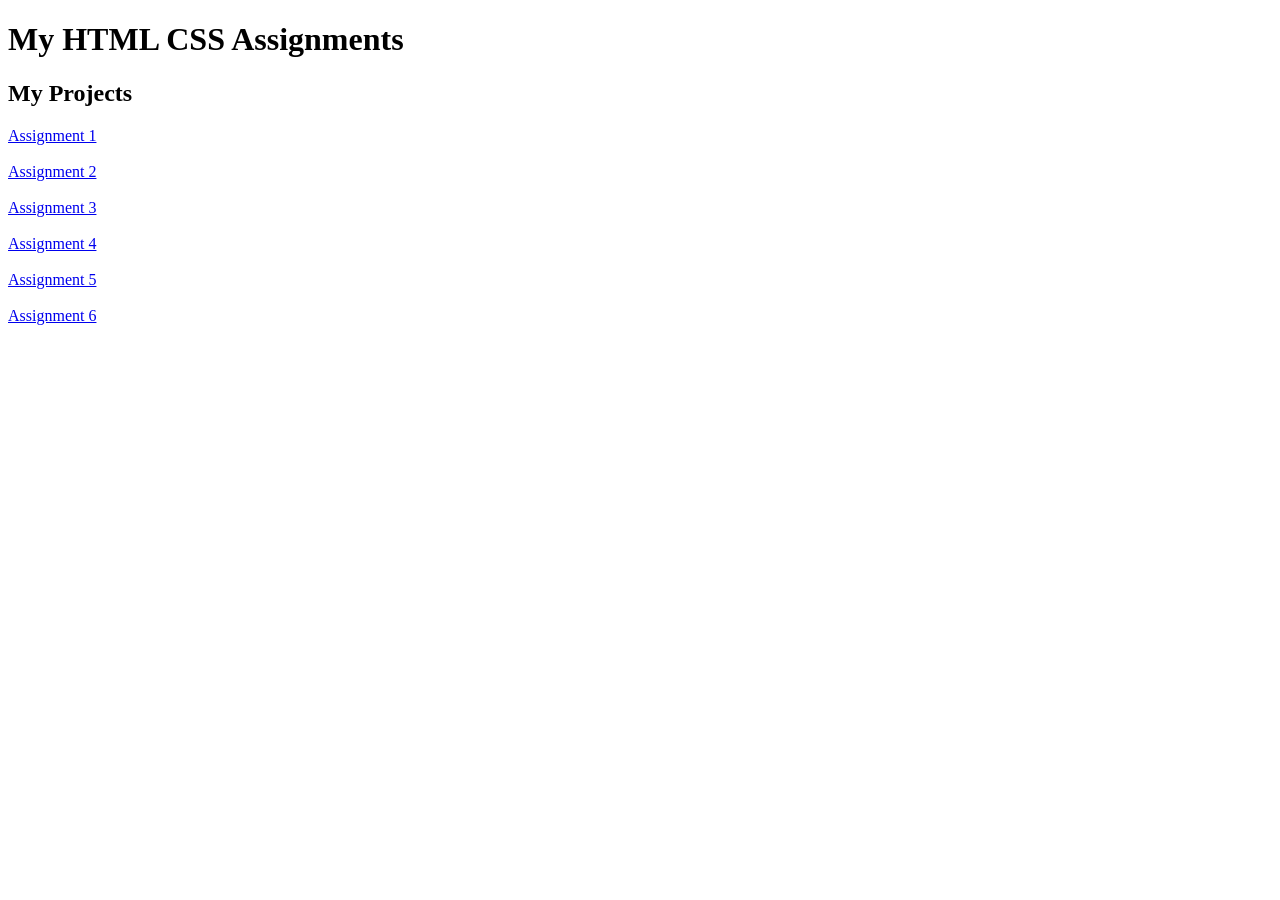
<file: index.html>
<!DOCTYPE html>
<html>
<head>
    <title>My HTML Assignments</title>
</head>
<body>
    <h1>My HTML CSS Assignments</h1>

    <h2>My Projects</h2>

    <a href="Assignment%201/">Assignment 1</a><br><br>

    <a href="Assignment%202/">Assignment 2</a><br><br>

    <a href="Assignment%203/">Assignment 3</a><br><br>

    <a  href="Assignment%204/">Assignment 4</a><br><br>

    <a  href="Assignment%205/">Assignment 5</a><br><br>

    <a  href="Assignment%206/">Assignment 6</a>
</body>
</html>
</file>
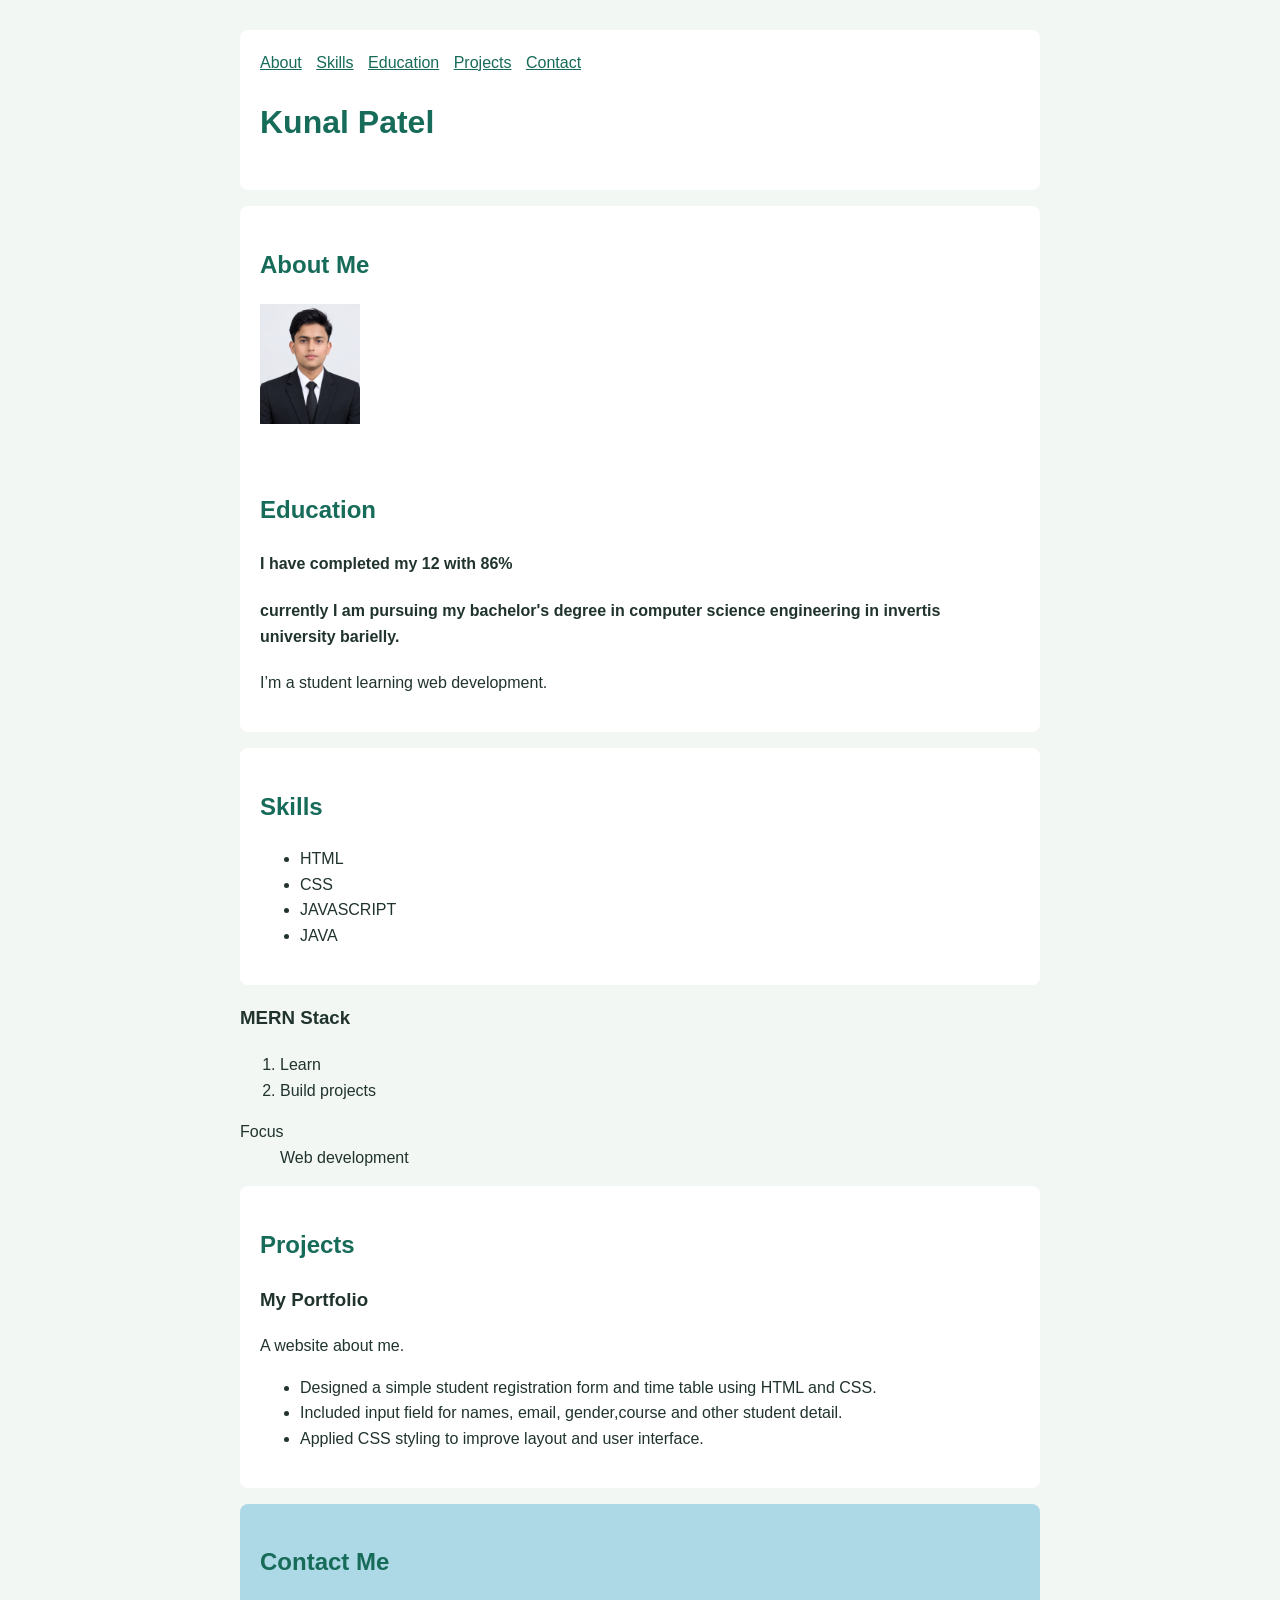
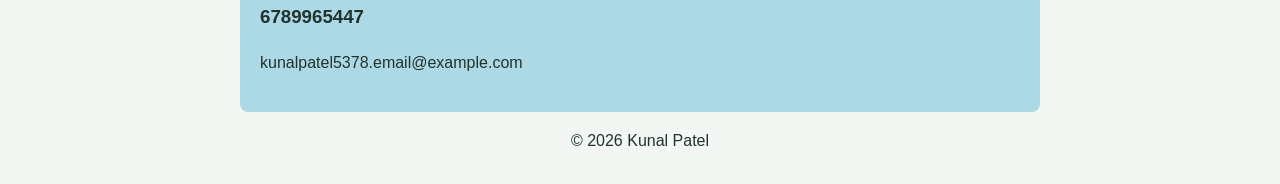
<file: Assignment 1/index.html>
<!DOCTYPE html>
<html lang="en">

<head>
    <meta charset="UTF-8">
    <meta name="viewport" content="width=device-width, initial-scale=1">
    <meta name="description" content="Kunal Patel's portfolio">
    <meta name="author" content="Kunal Patel">
    <title>Kunal Patel | Portfolio</title>
</head>
<link rel="stylesheet" href="style.css">
<body>
    <header>
        <nav><a href="#about">About</a> <a href="#skills">Skills</a> <a href="#education">Education</a> <a
                href="#projects">Projects</a> <a href="#contact">Contact</a></nav>
        <h1>Kunal Patel</h1>
    </header>
    <main>
        <section id="about">
            <h2>About Me</h2><img src="WhatsApp image.jpg" alt="Photo of Kunal Patel">
            <section id="education"></section>
            <h2>Education</h2>
            <h4>I have completed my 12 with 86%</h4>
            <h4> currently I am pursuing my bachelor's degree in computer science engineering in invertis university
                barielly. </h4>
            <p>I’m a student learning web development.</p>
        </section>
        <section id="skills">
            <h2>Skills</h2>
            <ul>
                <li>HTML</li>
                <li>CSS</li>
                <li>JAVASCRIPT</li>
                <LI>JAVA</LI>
            </ul>
        </section>
        <h3>MERN Stack</h3>
        <ol>
            <li>Learn</li>
            <li>Build projects</li>
        </ol>
        <dl>
            <dt>Focus</dt>
            <dd>Web development</dd>
        </dl>
        </section>
        <section id="projects">
            <h2>Projects</h2>
            <article>
                <h3>My Portfolio</h3>
                <p>A website about me. </p>
                <ul>
                    <li>Designed a simple student registration form and time table using HTML and CSS.</li>
                    <li>Included input field for names, email, gender,course and other student detail.</li>
                    <li>Applied CSS styling to improve layout and user interface.</li>
                </ul>


            </article>
        </section>
        <section id="contact">
            <h2>Contact Me</h2>
            <h3>6789965447</h3>
            <p>kunalpatel5378.email@example.com</p>
        </section>
    </main>
    <footer>© 2026 Kunal Patel</footer>
</body>

</html>
</file>
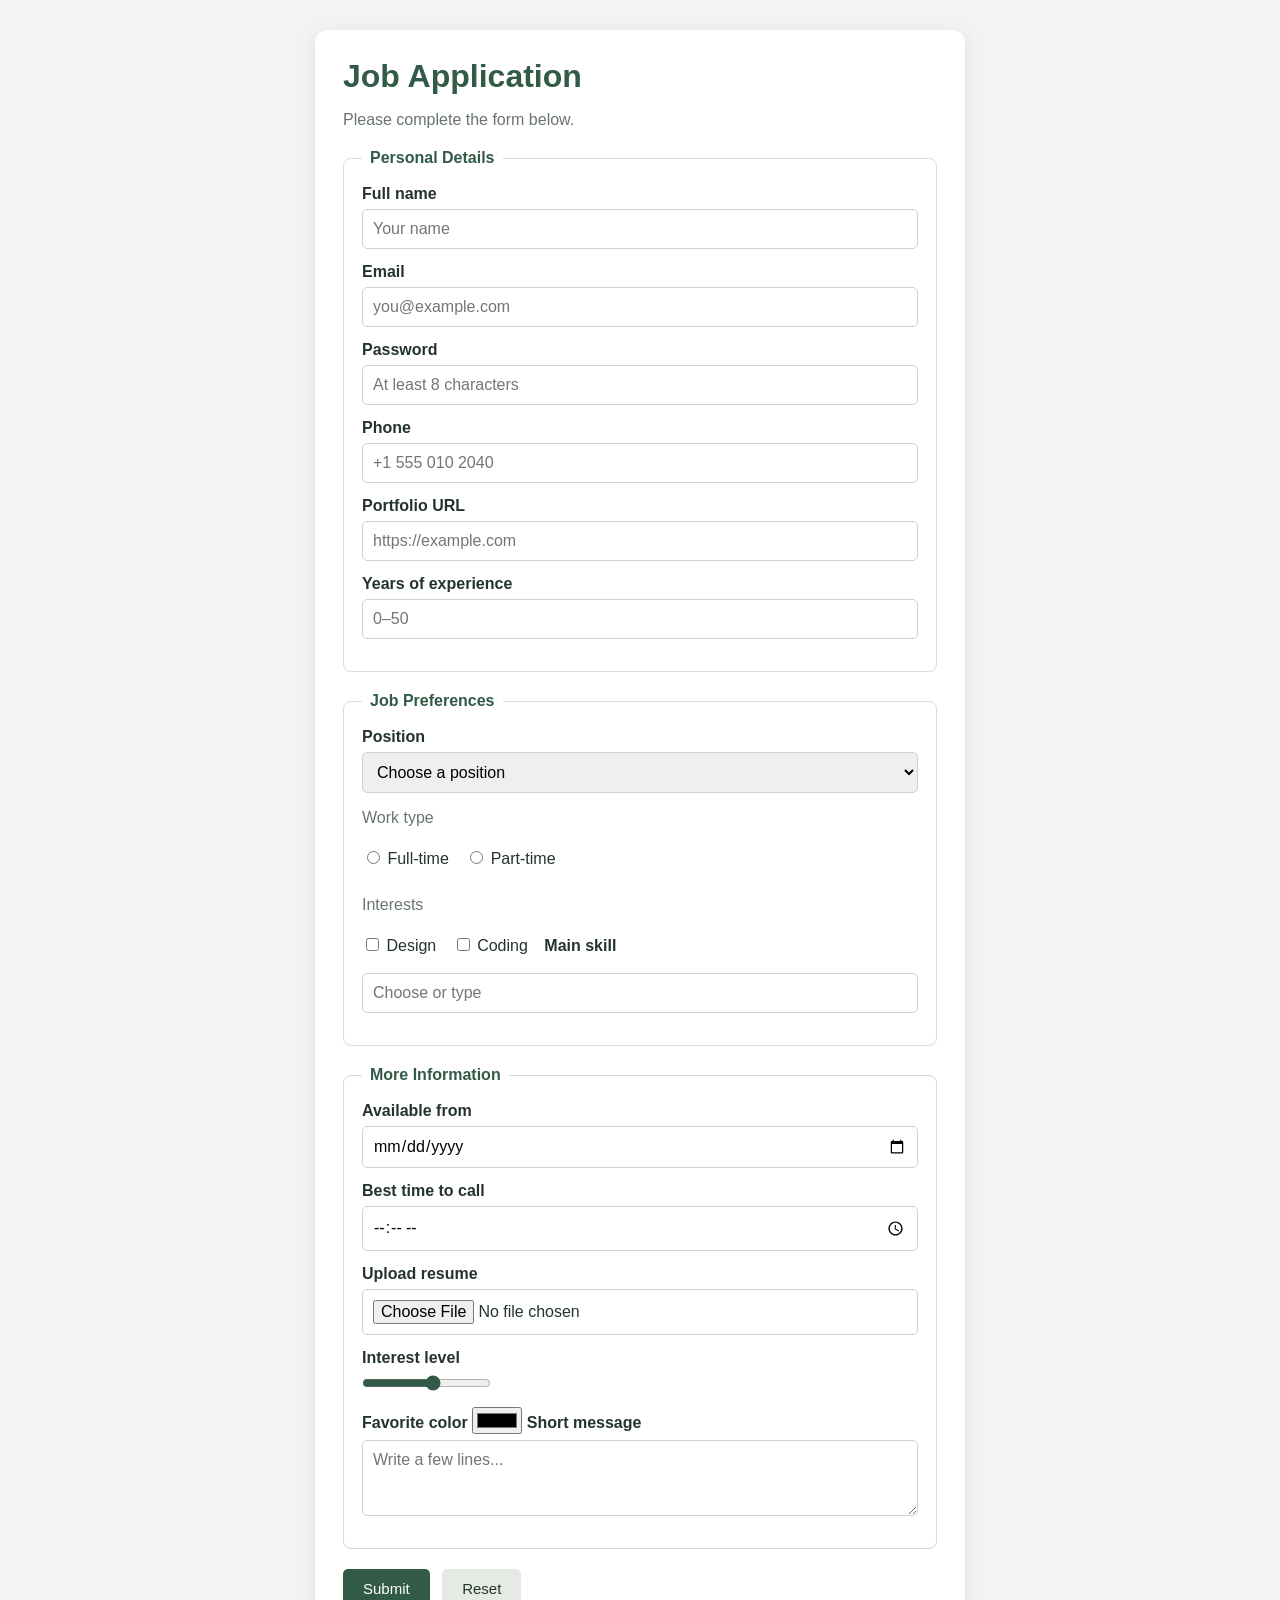
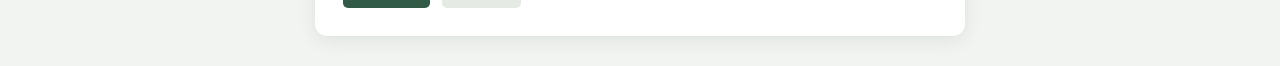
<file: Assignment 2/index.html>
<!DOCTYPE html>
<html lang="en">

<head>
    <meta charset="UTF-8">
    <meta name="viewport" content="width=device-width, initial-scale=1">
    <title>Job Application</title>
    <link rel="stylesheet" href="style.css">
</head>

<body>
    <main class="container">
        <h1>Job Application</h1>
        <p>Please complete the form below.</p>

        <form>
            <fieldset>
                <legend>Personal Details</legend>

                <label for="name">Full name</label>
                <input id="name" name="name" type="text" placeholder="Your name" minlength="2" required>

                <label for="email">Email</label>
                <input id="email" name="email" type="email" placeholder="you@example.com" required>

                <label for="password">Password</label>
                <input id="password" name="password" type="password" minlength="8" placeholder="At least 8 characters"
                    required>

                <label for="phone">Phone</label>
                <input id="phone" name="phone" type="tel" pattern="[0-9+() -]{7,20}" placeholder="+1 555 010 2040"
                    required>

                <label for="website">Portfolio URL</label>
                <input id="website" name="website" type="url" placeholder="https://example.com">

                <label for="experience">Years of experience</label>
                <input id="experience" name="experience" type="number" min="0" max="50" placeholder="0–50">
            </fieldset>

            <fieldset>
                <legend>Job Preferences</legend>

                <label for="role">Position</label>
                <select id="role" name="role" required>
                    <option value="">Choose a position</option>
                    <option value="designer">Designer</option>
                    <option value="developer">Developer</option>
                    <option value="writer">Writer</option>
                </select>

                <p>Work type</p>
                <label class="inline"><input id="full-time" type="radio" name="workType" value="full-time" required>
                    Full-time</label>
                <label class="inline"><input id="part-time" type="radio" name="workType" value="part-time">
                    Part-time</label>

                <p>Interests</p>
                <label class="inline"><input id="design" type="checkbox" name="interest" value="design"> Design</label>
                <label class="inline"><input id="coding" type="checkbox" name="interest" value="coding"> Coding</label>

                <label for="skill">Main skill</label>
                <input id="skill" name="skill" list="skills" placeholder="Choose or type">
                <datalist id="skills">
                    <option value="HTML and CSS">
                    <option value="JavaScript">
                    <option value="React">
                </datalist>
            </fieldset>

            <fieldset>
                <legend>More Information</legend>

                <label for="start-date">Available from</label>
                <input id="start-date" name="startDate" type="date" required>

                <label for="contact-time">Best time to call</label>
                <input id="contact-time" name="contacttime" type="time">

                <label for="resume">Upload resume</label>
                <input id="resume" name="resume" type="file">

                <label for="confidence">Interest level</label>
                <input id="confidence" name="confidence" type="range" min="1" max="10">

                <label for="color">Favorite color</label>
                <input id="color" name="color" type="color">

                <label for="message">Short message</label>
                <textarea id="message" name="message" rows="3" placeholder="Write a few lines..."></textarea>
            </fieldset>

            <button type="submit">Submit</button>
            <button type="reset" class="reset">Reset</button>
        </form>
    </main>
</body>

</html>
</file>
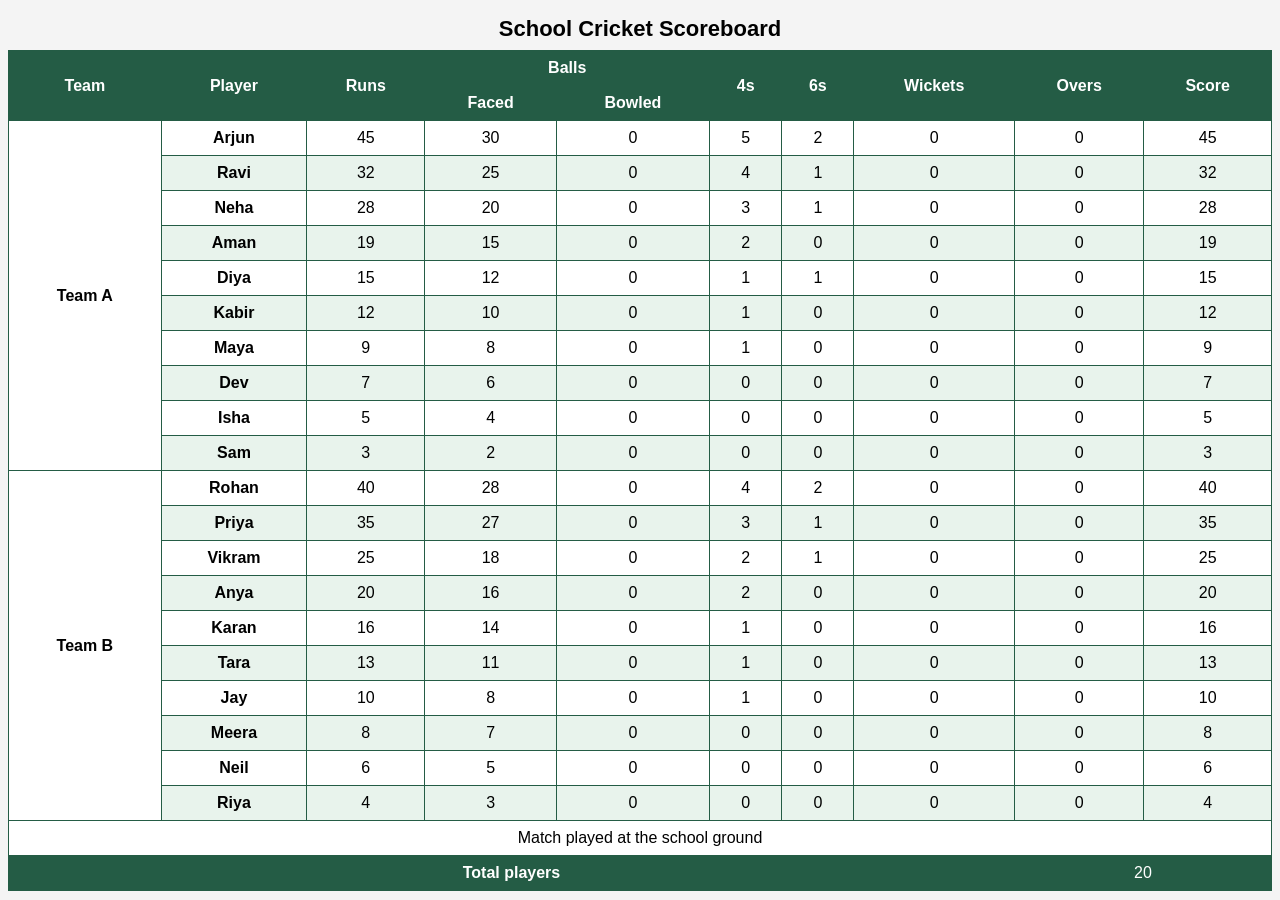
<file: Assignment 3/index.html>
<!DOCTYPE html>
<html>

<head>
    <title>Cricket Scoreboard</title>
    <link rel="stylesheet" href="style.css">
</head>

<body>

    <table>
        <caption>School Cricket Scoreboard</caption>

        <thead>
            <tr>
                <th rowspan="2">Team</th>
                <th rowspan="2">Player</th>
                <th rowspan="2">Runs</th>
                <th colspan="2">Balls</th>
                <th rowspan="2">4s</th>
                <th rowspan="2">6s</th>
                <th rowspan="2">Wickets</th>
                <th rowspan="2">Overs</th>
                <th rowspan="2">Score</th>
            </tr>
            <tr>
                <th>Faced</th>
                <th>Bowled</th>
            </tr>
        </thead>

        <tbody>
            <tr>
                <th rowspan="10">Team A</th>
                <th>Arjun</th>
                <td>45</td>
                <td>30</td>
                <td>0</td>
                <td>5</td>
                <td>2</td>
                <td>0</td>
                <td>0</td>
                <td>45</td>
            </tr>
            <tr>
                <th>Ravi</th>
                <td>32</td>
                <td>25</td>
                <td>0</td>
                <td>4</td>
                <td>1</td>
                <td>0</td>
                <td>0</td>
                <td>32</td>
            </tr>
            <tr>
                <th>Neha</th>
                <td>28</td>
                <td>20</td>
                <td>0</td>
                <td>3</td>
                <td>1</td>
                <td>0</td>
                <td>0</td>
                <td>28</td>
            </tr>
            <tr>
                <th>Aman</th>
                <td>19</td>
                <td>15</td>
                <td>0</td>
                <td>2</td>
                <td>0</td>
                <td>0</td>
                <td>0</td>
                <td>19</td>
            </tr>
            <tr>
                <th>Diya</th>
                <td>15</td>
                <td>12</td>
                <td>0</td>
                <td>1</td>
                <td>1</td>
                <td>0</td>
                <td>0</td>
                <td>15</td>
            </tr>
            <tr>
                <th>Kabir</th>
                <td>12</td>
                <td>10</td>
                <td>0</td>
                <td>1</td>
                <td>0</td>
                <td>0</td>
                <td>0</td>
                <td>12</td>
            </tr>
            <tr>
                <th>Maya</th>
                <td>9</td>
                <td>8</td>
                <td>0</td>
                <td>1</td>
                <td>0</td>
                <td>0</td>
                <td>0</td>
                <td>9</td>
            </tr>
            <tr>
                <th>Dev</th>
                <td>7</td>
                <td>6</td>
                <td>0</td>
                <td>0</td>
                <td>0</td>
                <td>0</td>
                <td>0</td>
                <td>7</td>
            </tr>
            <tr>
                <th>Isha</th>
                <td>5</td>
                <td>4</td>
                <td>0</td>
                <td>0</td>
                <td>0</td>
                <td>0</td>
                <td>0</td>
                <td>5</td>
            </tr>
            <tr>
                <th>Sam</th>
                <td>3</td>
                <td>2</td>
                <td>0</td>
                <td>0</td>
                <td>0</td>
                <td>0</td>
                <td>0</td>
                <td>3</td>
            </tr>

            <tr>
                <th rowspan="10">Team B</th>
                <th>Rohan</th>
                <td>40</td>
                <td>28</td>
                <td>0</td>
                <td>4</td>
                <td>2</td>
                <td>0</td>
                <td>0</td>
                <td>40</td>
            </tr>
            <tr>
                <th>Priya</th>
                <td>35</td>
                <td>27</td>
                <td>0</td>
                <td>3</td>
                <td>1</td>
                <td>0</td>
                <td>0</td>
                <td>35</td>
            </tr>
            <tr>
                <th>Vikram</th>
                <td>25</td>
                <td>18</td>
                <td>0</td>
                <td>2</td>
                <td>1</td>
                <td>0</td>
                <td>0</td>
                <td>25</td>
            </tr>
            <tr>
                <th>Anya</th>
                <td>20</td>
                <td>16</td>
                <td>0</td>
                <td>2</td>
                <td>0</td>
                <td>0</td>
                <td>0</td>
                <td>20</td>
            </tr>
            <tr>
                <th>Karan</th>
                <td>16</td>
                <td>14</td>
                <td>0</td>
                <td>1</td>
                <td>0</td>
                <td>0</td>
                <td>0</td>
                <td>16</td>
            </tr>
            <tr>
                <th>Tara</th>
                <td>13</td>
                <td>11</td>
                <td>0</td>
                <td>1</td>
                <td>0</td>
                <td>0</td>
                <td>0</td>
                <td>13</td>
            </tr>
            <tr>
                <th>Jay</th>
                <td>10</td>
                <td>8</td>
                <td>0</td>
                <td>1</td>
                <td>0</td>
                <td>0</td>
                <td>0</td>
                <td>10</td>
            </tr>
            <tr>
                <th>Meera</th>
                <td>8</td>
                <td>7</td>
                <td>0</td>
                <td>0</td>
                <td>0</td>
                <td>0</td>
                <td>0</td>
                <td>8</td>
            </tr>
            <tr>
                <th>Neil</th>
                <td>6</td>
                <td>5</td>
                <td>0</td>
                <td>0</td>
                <td>0</td>
                <td>0</td>
                <td>0</td>
                <td>6</td>
            </tr>
            <tr>
                <th>Riya</th>
                <td>4</td>
                <td>3</td>
                <td>0</td>
                <td>0</td>
                <td>0</td>
                <td>0</td>
                <td>0</td>
                <td>4</td>
            </tr>

            <tr>
                <td colspan="10">Match played at the school ground</td>
            </tr>
        </tbody>

        <tfoot>
            <tr>
                <th colspan="8">Total players</th>
                <td colspan="2">20</td>
            </tr>
        </tfoot>
    </table>

</body>

</html>
</file>
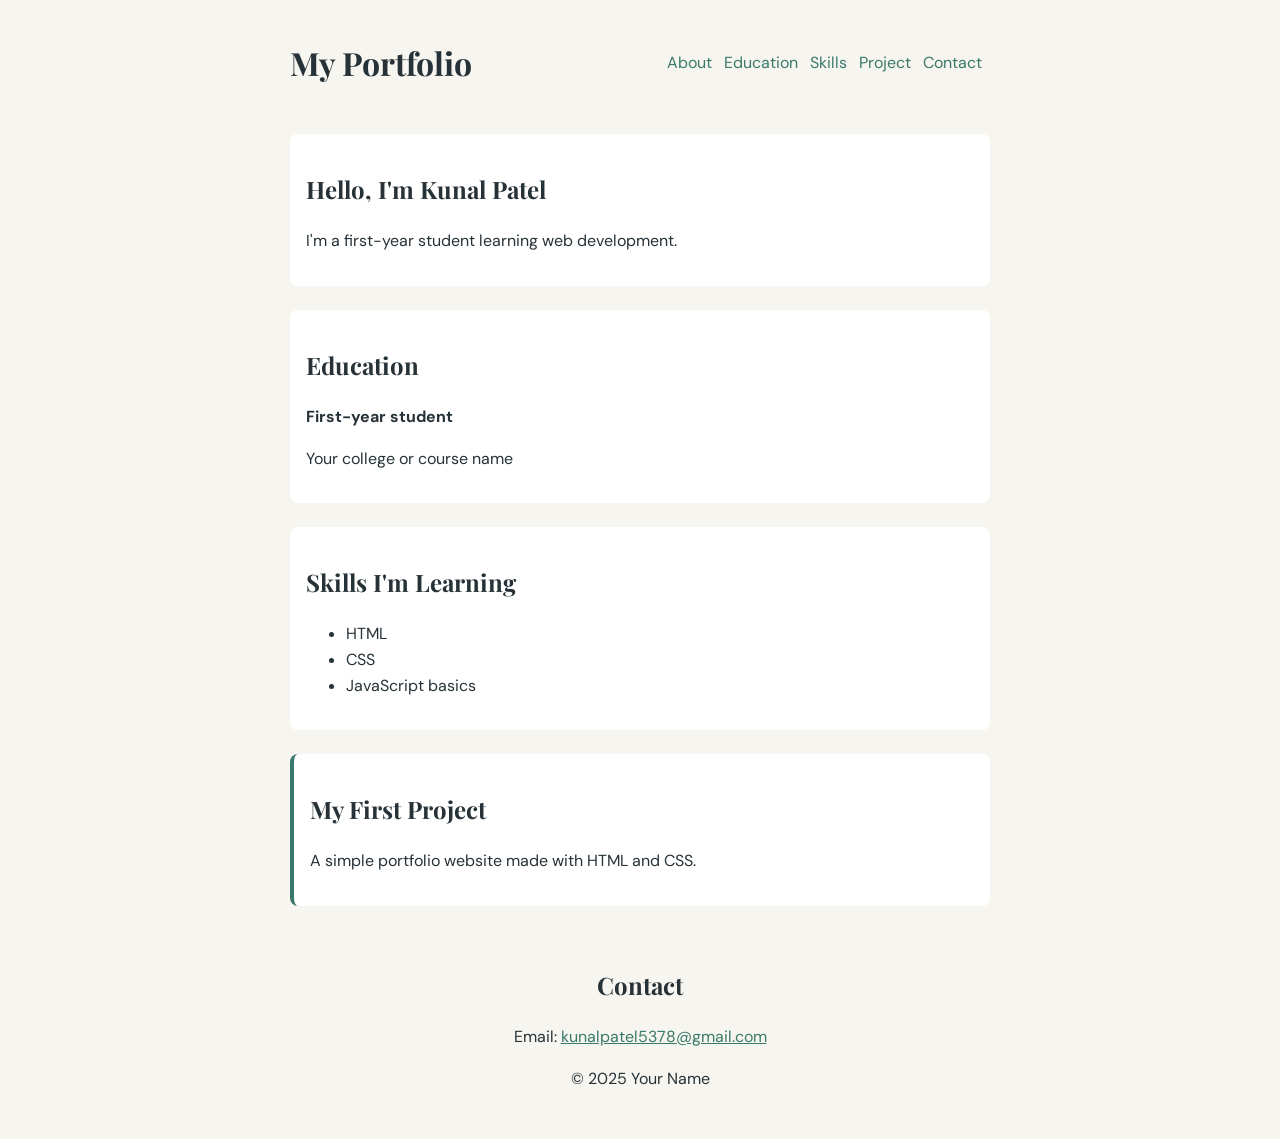
<file: Assignment 4/index.html>
<!DOCTYPE html>
<html lang="en">

<head>
    <meta charset="UTF-8">
    <meta name="viewport" content="width=device-width, initial-scale=1.0">
    <title>My Portfolio</title>

    <link rel="preconnect" href="https://fonts.googleapis.com">
    <link rel="preconnect" href="https://fonts.gstatic.com" crossorigin>
    <link
        href="https://fonts.googleapis.com/css2?family=DM+Sans:wght@400;700&family=Playfair+Display:wght@700&display=swap"
        rel="stylesheet">

    <link rel="stylesheet" href="style.css">
</head>

<body>
    <header>
        <h1>My Portfolio</h1>
        <nav>
            <a href="#about">About</a>
            <a href="#education">Education</a>
            <a href="#skills">Skills</a>
            <a href="#project">Project</a>
            <a href="#contact">Contact</a>
        </nav>
    </header>

    <main>
        <section id="about">
            <h2>Hello, I'm Kunal Patel</h2>
            <p>I'm a first-year student learning web development.</p>
        </section>

        <section id="education">
            <h2>Education</h2>
            <p><strong>First-year student</strong></p>
            <p>Your college or course name</p>
        </section>

        <section id="skills">
            <h2>Skills I'm Learning</h2>
            <ul>
                <li>HTML</li>
                <li>CSS</li>
                <li>JavaScript basics</li>
            </ul>
        </section>

        <section id="project">
            <h2>My First Project</h2>
            <p>A simple portfolio website made with HTML and CSS.</p>
        </section>
    </main>

    <footer id="contact">
        <h2>Contact</h2>
        <p>Email: <a href="kunalpatel5378@gmail.com">kunalpatel5378@gmail.com</a></p>
        <p>&copy; 2025 Your Name</p>
    </footer>
</body>

</html>
</file>
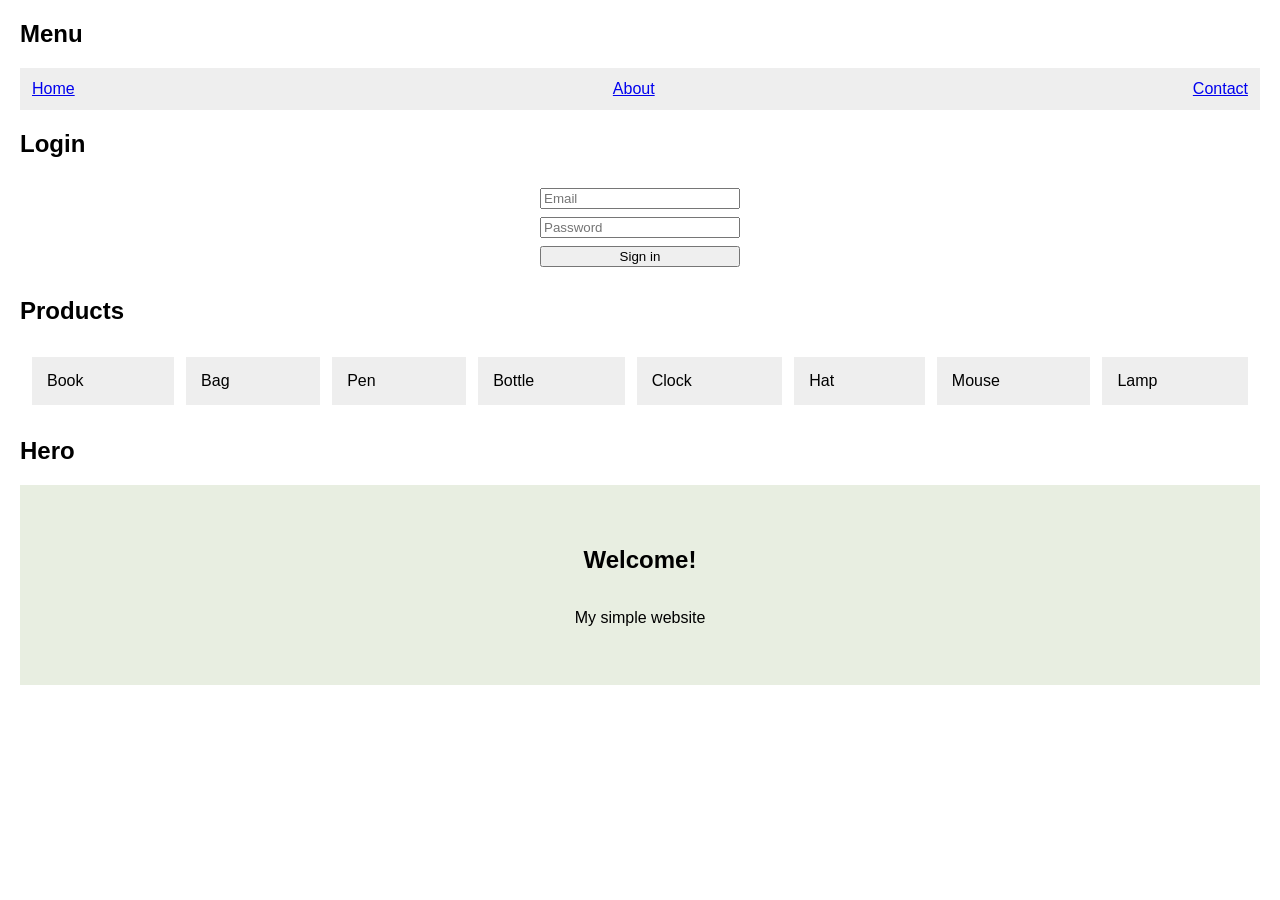
<file: Assignment 6/index.html>
<!DOCTYPE html>
<html lang="en">

<head>
    <meta charset="UTF-8">
    <meta name="viewport" content="width=device-width, initial-scale=1">
    <title>Flexbox Examples</title>
    <style>
        body {
            margin: 20px;
            font-family: Arial, sans-serif;
        }

        nav,
        .links,
        .products {
            display: flex;
            gap: 12px;
            padding: 12px;
        }

        nav {
            justify-content: space-between;
            background: #eee;
        }

        .login {
            display: flex;
            flex-direction: column;
            gap: 8px;
            width: 200px;
            margin: 30px auto;
        }

        .products {
            flex-wrap: wrap;
        }

        .products article {
            flex-grow: 1;
            padding: 15px;
            background: #eee;
        }

        .hero {
            height: 200px;
            display: flex;
            flex-direction: column;
            justify-content: center;
            align-items: center;
            background: #e8eee1;
        }
    </style>
</head>

<body>

    <h2>Menu</h2>
    <nav><a href="#">Home</a><a href="#">About</a><a href="#">Contact</a></nav>

    <h2>Login</h2>
    <form class="login">
        <input placeholder="Email">
        <input placeholder="Password">
        <button>Sign in</button>
    </form>

    <h2>Products</h2>
    <section class="products">
        <article>Book</article>
        <article>Bag</article>
        <article>Pen</article>
        <article>Bottle</article>
        <article>Clock</article>
        <article>Hat</article>
        <article>Mouse</article>
        <article>Lamp</article>
    </section>

    <h2>Hero</h2>
    <section class="hero">
        <h1>Welcome!</h1>
        <p>My simple website</p>
    </section>

</body>

</html>
</file>
<file: Assignment 1/style.css>
body { font: 16px Arial; line-height: 1.6; max-width: 800px; margin: 30px auto; padding: 0 16px; background: #f3f7f4; color: #20332d; }
header, section { background: white; padding: 20px; margin-bottom: 16px; border-radius: 8px; }
h1, h2, a { color: #176b59; }
nav a { margin-right: 10px; }
img { width: 100px; }
footer { text-align: center; }
#about image {
    width: 120px;
    height: 120px;
    object-fit: cover;
    border-radius: 50%;
    display: block;
    margin: 20px auto;
}
#contact{
    padding: 20px;
    background-color: lightblue;
}
</file>
<file: Assignment 2/style.css>
* {
    box-sizing: border-box;
}

body {
    margin: 0;
    padding: 30px 15px;
    background: #f2f4f1;
    color: #24342b;
    font: 16px Arial, sans-serif;
}

.container {
    max-width: 650px;
    margin: auto;
    padding: 28px;
    background: white;
    border-radius: 12px;
    box-shadow: 0 4px 18px #24342b18;
}

h1 {
    margin: 0 0 8px;
    color: #315b47;
}

p {
    color: #68756d;
}

fieldset {
    margin: 20px 0;
    padding: 18px;
    border: 1px solid #d5ddd6;
    border-radius: 8px;
}

legend {
    padding: 0 8px;
    color: #315b47;
    font-weight: bold;
}

input:not([type="radio"]):not([type="checkbox"]):not([type="range"]):not([type="color"]),
select,
textarea {
    display: block;
    width: 100%;
    margin: 6px 0 14px;
    padding: 10px;
    border: 1px solid #cbd5cd;
    border-radius: 5px;
    font: inherit;
}

input[type="radio"],
input[type="checkbox"] {
    accent-color: #315b47;
}

input[type="range"] {
    display: block;
    margin: 8px 0 16px;
    accent-color: #315b47;
}

label {
    font-weight: bold;
}

label.inline {
    display: inline-block;
    margin: 5px 12px 12px 0;
    font-weight: normal;
}

button {
    padding: 11px 20px;
    border: 0;
    border-radius: 5px;
    background: #315b47;
    color: white;
    font-size: 15px;
    cursor: pointer;
}

button.reset {
    margin-left: 8px;
    background: #e5eae5;
    color: #24342b;
}

@media (max-width: 500px) {
    .container {
        padding: 20px 16px;
    }
}
</file>
<file: Assignment 3/style.css>
:root {
    --green: #245c45;
    --light: #e8f3ec;
    --space: 8px;
}

body {
    font-family: Arial, sans-serif;
    background: #f4f4f4;
}

table {
    width: 100%;
    border-collapse: collapse;
    background: white;
}

caption {
    padding: var(--space);
    font-size: 22px;
    font-weight: bold;
}

th,
td {
    border: 1px solid var(--green);
    padding: var(--space);
    text-align: center;
}

thead,
tfoot {
    background: var(--green);
    color: white;
}

tbody tr:nth-child(even) {
    background: var(--light);
}

tbody tr:hover {
    background: #ffe7a8;
}
</file>
<file: Assignment 4/style.css>
:root {
    --dark: #263238;
    --green: #39796b;
    --cream: #f7f5ef;
    --coral: #d9795e;
    --heading: "Playfair Display", Georgia, serif;
    --body: "DM Sans", Arial, sans-serif;
}

body {
    max-width: 700px;
    margin: auto;
    padding: 1rem;
    background: var(--cream);
    color: var(--dark);
    font-family: var(--body);
    line-height: 1.6;
}

header {
    display: flex;
    justify-content: space-between;
    align-items: center;
    flex-wrap: wrap;
}

h1,
h2 {
    font-family: var(--heading);
}

nav a {
    margin-right: 0.5rem;
    color: var(--green);
    text-decoration: none;
}

nav a:hover,
footer a:hover {
    color: var(--coral);
}

section {
    margin: 1.5rem 0;
    padding: 1rem;
    background: white;
    border-radius: 8px;
}

#project {
    border-left: 4px solid var(--green);
}

footer {
    padding: 1rem;
    text-align: center;
}

footer a {
    color: var(--green);
}

@media (max-width: 500px) {
    header {
        align-items: flex-start;
        flex-direction: column;
    }
}
</file>
